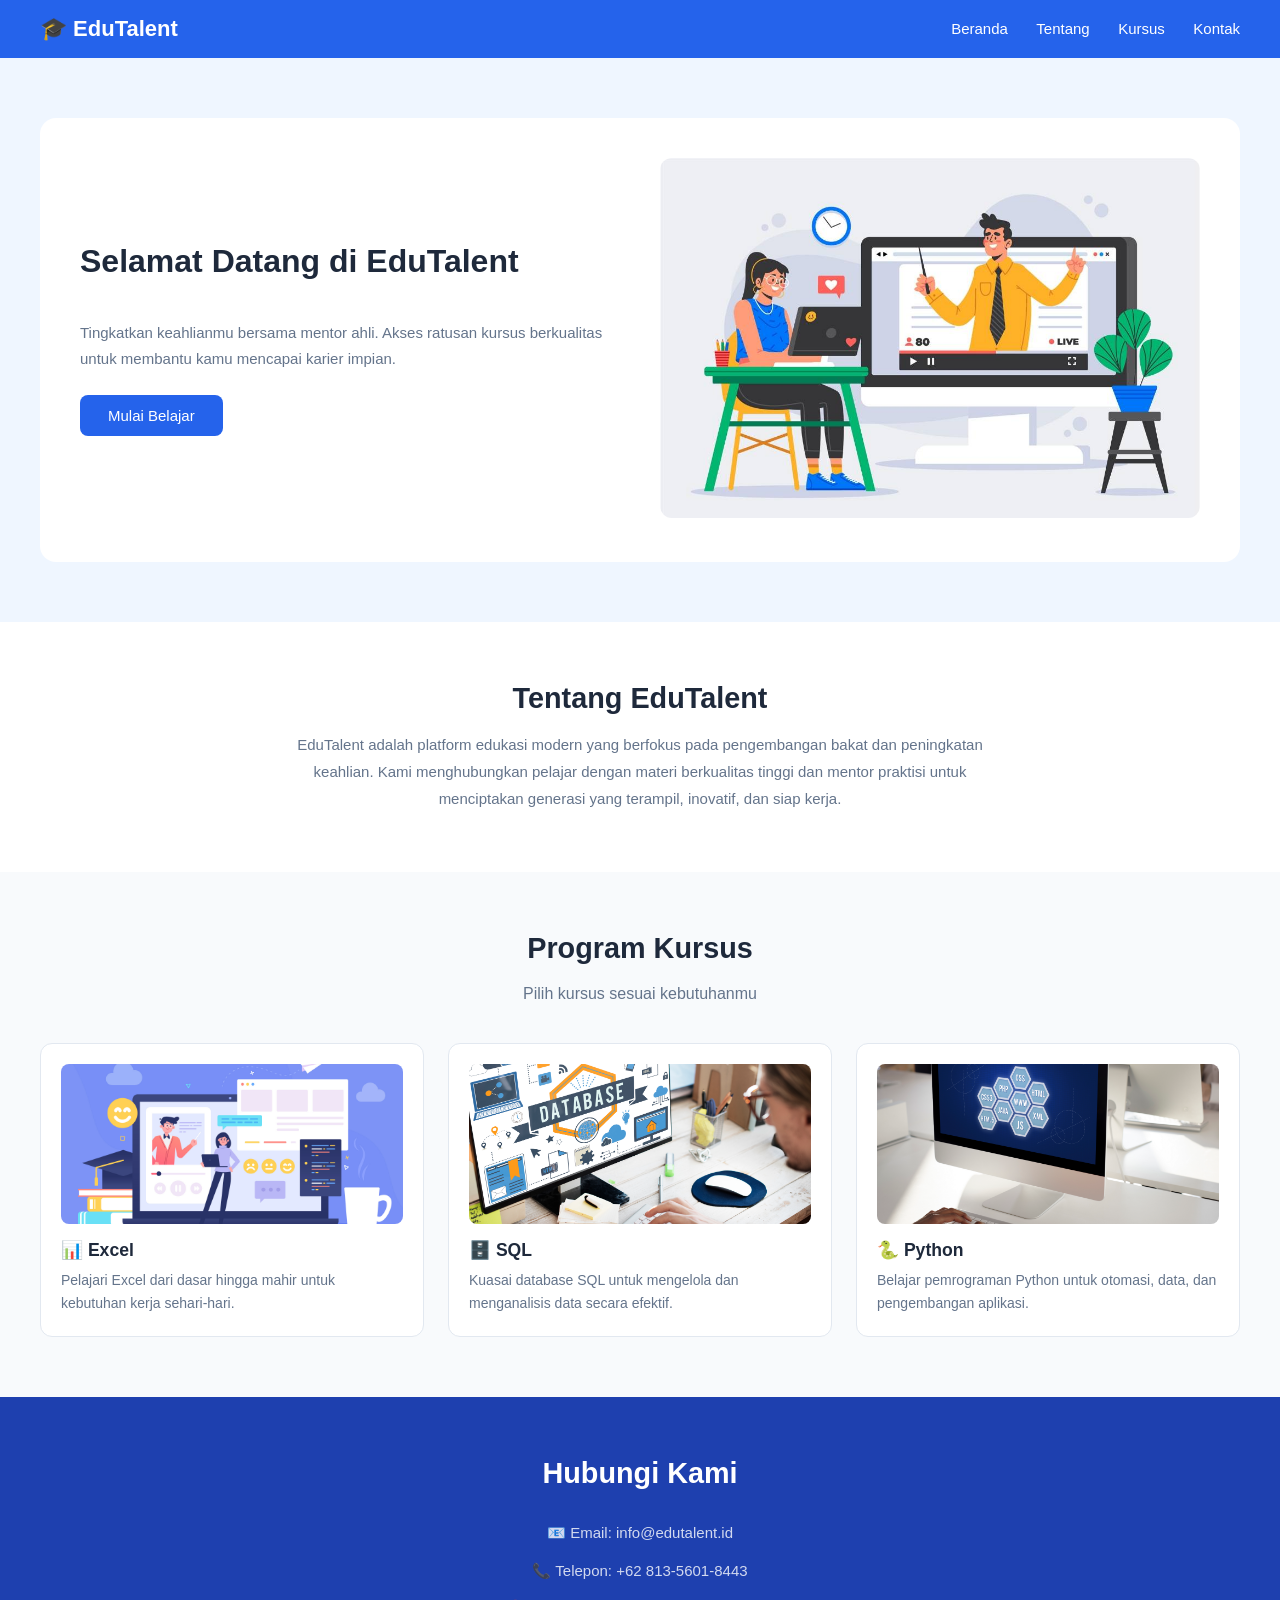
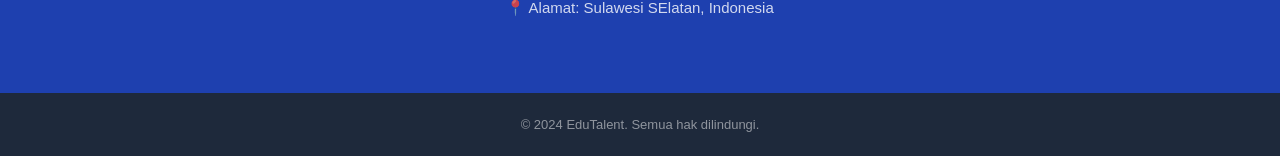
<file: index.html>
<!DOCTYPE html>
<html lang="id">
<head>
  <meta charset="UTF-8">
  <title>EduTalent Rahyani Kecil</title>
  <link rel="stylesheet" href="css/style1.css"">
</head>
<body>

  <!-- ======= NAVBAR ======= -->
  <header class="navbar">        <!-- BUKA header -->
    <div class="nav-container">  <!-- BUKA div -->

      <h1 class="logo">🎓 EduTalent</h1>

    <nav>
  <a href="#beranda">Beranda</a>
  <a href="#tentang">Tentang</a>
  <a href="#kursus">Kursus</a>
  <a href="#kontak">Kontak</a>
</nav>

    </div>                       <!-- TUTUP div -->
  </header>                      <!-- TUTUP header -->


  <!-- ======= HERO ======= -->
  <section class="hero" id="beranda">    <!-- BUKA hero -->
    <div class="hero-container"> <!-- BUKA div -->

      <div class="hero-teks">    <!-- BUKA teks -->
        <h2>Selamat Datang di EduTalent</h2>
        <p>Tingkatkan keahlianmu bersama mentor ahli. 
        Akses ratusan kursus berkualitas untuk membantu 
        kamu mencapai karier impian.</p>
        <button>Mulai Belajar</button>
      </div>                     <!-- TUTUP teks -->

      <div class="hero-gambar">  <!-- BUKA gambar -->
        <img src="e-learning.jpg" alt="gambar elearning">
      </div>                     <!-- TUTUP gambar -->

    </div>                       <!-- TUTUP div -->
  </section>                     <!-- TUTUP hero -->


  <!-- ======= TENTANG ======= -->
  <section class="tentang" id="tentang">          <!-- BUKA tentang -->
    <div class="tentang-container">  <!-- BUKA div -->

      <h2>Tentang EduTalent</h2>
      <p>EduTalent adalah platform edukasi modern yang 
      berfokus pada pengembangan bakat dan peningkatan 
      keahlian. Kami menghubungkan pelajar dengan materi berkualitas tinggi dan mentor praktisi 
      untuk menciptakan generasi yang terampil, inovatif, dan siap kerja.</p>

    </div>                           <!-- TUTUP div -->
  </section>                         <!-- TUTUP tentang -->

  <!-- ======= KURSUS ======= -->
<section class="kursus" id="kursus">           <!-- BUKA kursus -->
  <div class="kursus-container">   <!-- BUKA div -->

    <h2>Program Kursus</h2>
    <p>Pilih kursus sesuai kebutuhanmu</p>

    <div class="kursus-grid">      <!-- BUKA grid — wadah 3 kotak -->

      <!-- Kotak 1 -->
      <div class="kursus-card">  
        <a href="https://myskill.id/bootcamp/microsoft-excel">
            <img src="excell.jpg" alt="Belajar Excell"></a>
          <!-- BUKA card -->
        <h3>📊 Excel</h3>
        <p>Pelajari Excel dari dasar hingga mahir untuk kebutuhan kerja sehari-hari.</p>
      </div>                       <!-- TUTUP card -->

      <!-- Kotak 2 -->
      <div class="kursus-card">
        <a href="https://alison.com/course/sql-for-beginners">
            <img src="sql.jpg" alt="belajar SQL"> </a>
        <h3>🗄️ SQL</h3>
        <p>Kuasai database SQL untuk mengelola dan menganalisis data secara efektif.</p>
      </div>

      <!-- Kotak 3 -->
      <div class="kursus-card">
        <a href="https://www.dumetschool.com/kursus-python">
            <img src="Python.jpg" alt="belajar python"> </a>
        <h3>🐍 Python</h3>
        <p>Belajar pemrograman Python untuk otomasi, data, dan pengembangan aplikasi.</p>
      </div>

    </div>                         <!-- TUTUP grid -->

  </div>                           <!-- TUTUP div -->
</section>                         <!-- TUTUP kursus -->

<section class="kontak" id="kontak">
  <div class="kontak-container">

    <h2>Hubungi Kami</h2>
    <p>📧 Email: info@edutalent.id</p>
    <p>📞 Telepon: +62 813-5601-8443</p>
    <p>📍 Alamat: Sulawesi SElatan, Indonesia</p>

  </div>
</section>

<footer class="footer">
  <div class="footer-container">
    <p>© 2024 EduTalent. Semua hak dilindungi.</p>
  </div>
</footer>

  </div>
</footer>

</body>
</html>
</file>
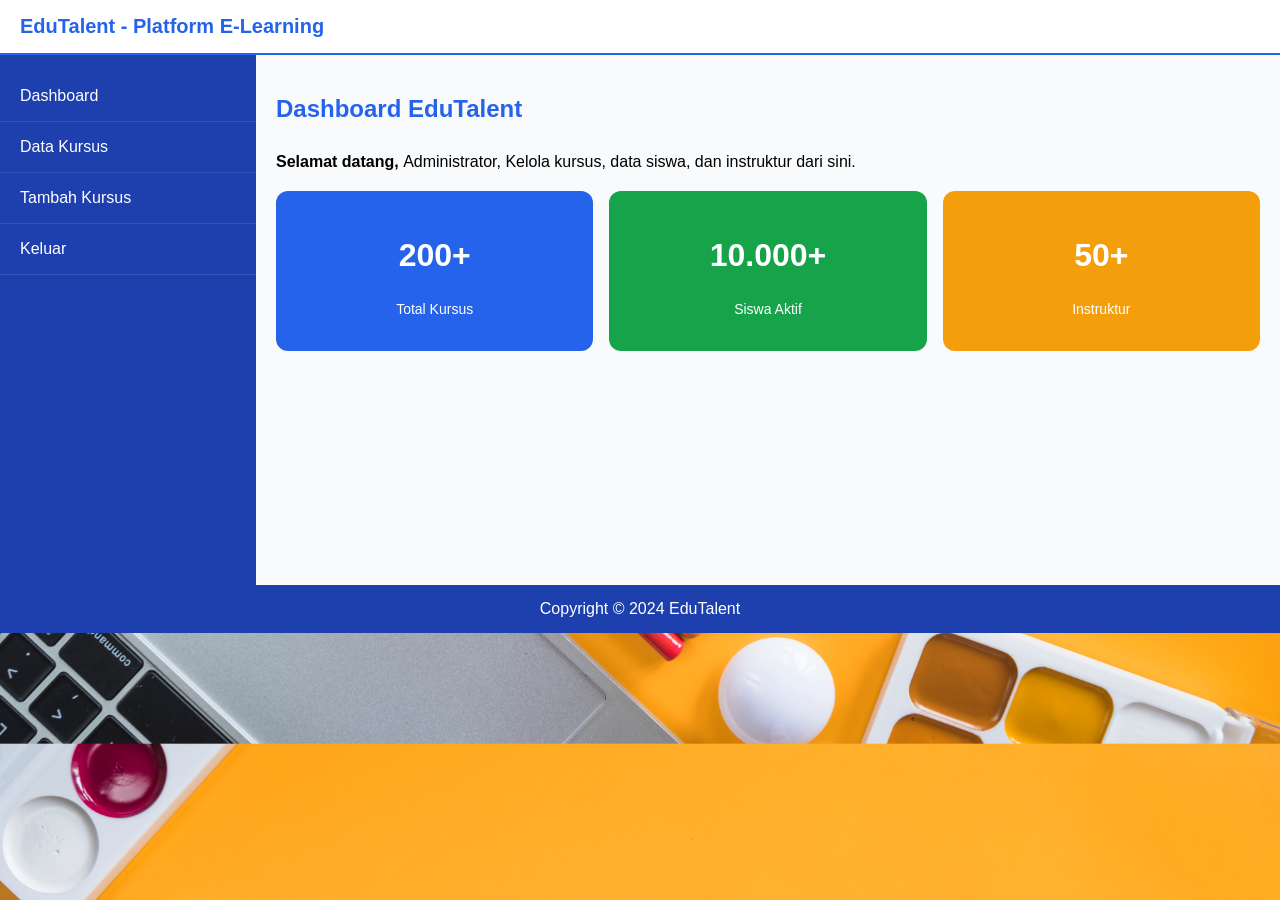
<file: dashboard.html>
<!DOCTYPE html>
<html>
<head>
  <title>Dashboard EduTalent</title>
  <meta charset="UTF-8">
  <link rel="stylesheet" href="css/style.css">
</head>
<body>

  <header>EduTalent - Platform E-Learning</header>

  <div class="container">

    <aside>
      <ul class="menu">
        <li><a href="dashboard.html">Dashboard</a></li>
        <li><a href="tabel.html">Data Kursus</a></li>
        <li><a href="form.html">Tambah Kursus</a></li>
        <li><a href="login.html">Keluar</a></li>
      </ul>
    </aside>

    <section class="main">

  <h2 class="judul">Dashboard EduTalent</h2>
  <p><strong>Selamat datang, </strong>Administrator,  Kelola kursus, data siswa, dan instruktur dari sini. </p>

  <div class="statistik">

    <div class="stat-box biru">
      <h2>200+</h2>
      <p>Total Kursus</p>
    </div>

    <div class="stat-box hijau">
      <h2>10.000+</h2>
      <p>Siswa Aktif</p>
    </div>

    <div class="stat-box kuning">
      <h2>50+</h2>
      <p>Instruktur</p>
    </div>

  </div>

</section>

  </div>

  <footer>Copyright &copy; 2024 EduTalent</footer>

</body>
</html>
</file>
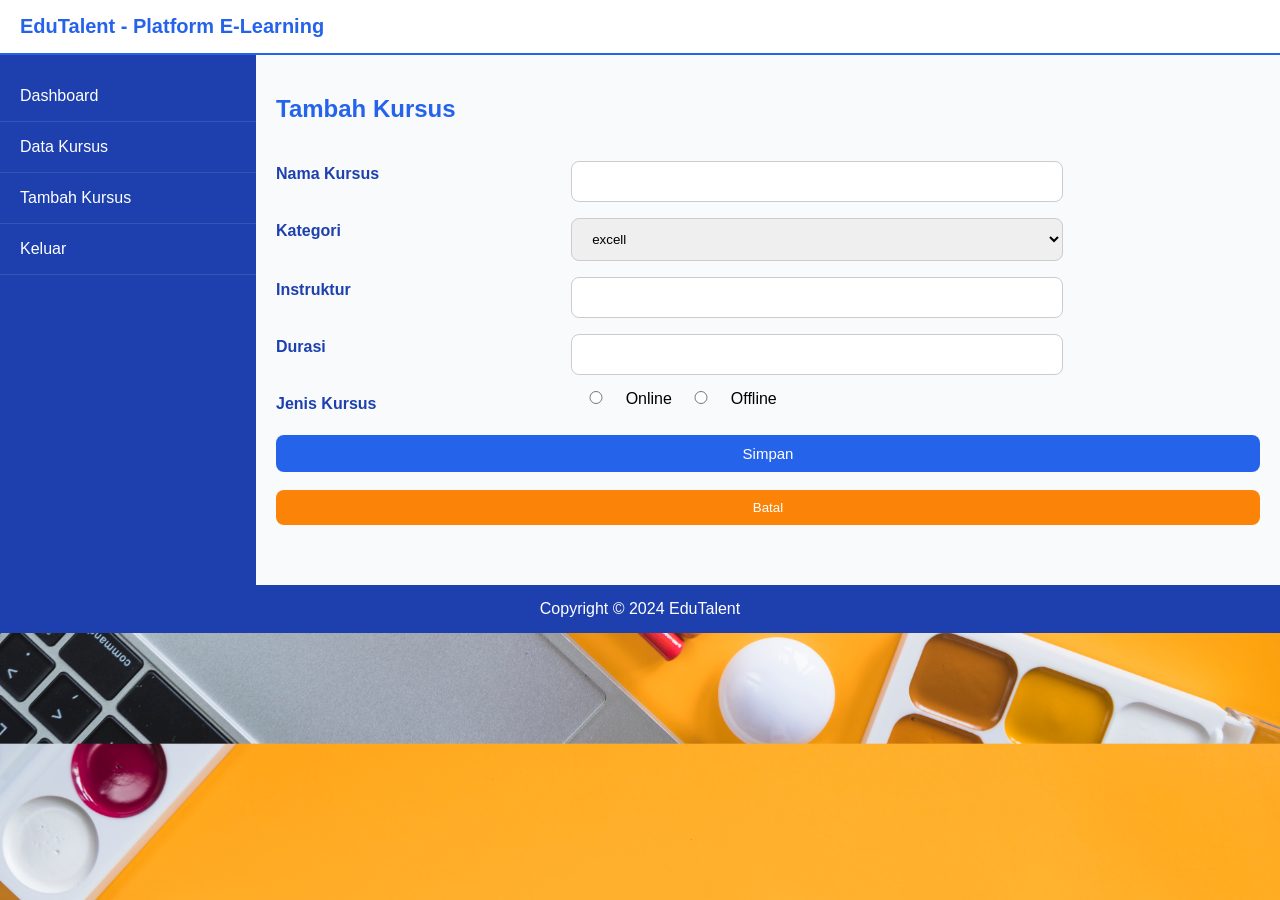
<file: form.html>
<!DOCTYPE html>
<html>
<head>
  <title>Tambah Kursus</title>
  <meta charset="UTF-8">
  <link rel="stylesheet" href="css/style.css">
</head>
<body>

  <header>EduTalent - Platform E-Learning</header>

  <div class="container">

    <aside>
      <ul class="menu">
        <li><a href="dashboard.html">Dashboard</a></li>
        <li><a href="tabel.html">Data Kursus</a></li>
        <li><a href="form.html">Tambah Kursus</a></li>
        <li><a href="login.html">Keluar</a></li>
      </ul>
    </aside>

    <section class="main">
      <h2 class="judul">Tambah Kursus</h2>

      <form>
        <div class="form-group">
          <label>Nama Kursus</label>
          <div class="input"><input type="text"></div>
        </div>
        <div class="form-group">
          <label>Kategori</label>
          <div class="input">
            <select>
              <option>excell</option>
              <option>sql</option>
              <option>python</option>
              <option>Produktivitas</option>
            </select>
          </div>
        </div>
        <div class="form-group">
          <label>Instruktur</label>
          <div class="input"><input type="text"></div>
        </div>
        <div class="form-group">
          <label>Durasi</label>
          <div class="input"><input type="text"></div>
        </div>
        <div class="form-group">
          <label>Jenis Kursus</label>
          <input type="radio" name="jenis" value="online"> Online
          <input type="radio" name="jenis" value="offline"> Offline
        </div>
        <div class="form-group">
          <input type="submit" value="Simpan" class="tombol simpan">
          <input type="reset" value="Batal" class="tombol reset">
        </div>
      </form>

    </section>

  </div>

  <footer>Copyright &copy; 2024 EduTalent</footer>

</body>
</html>
</file>
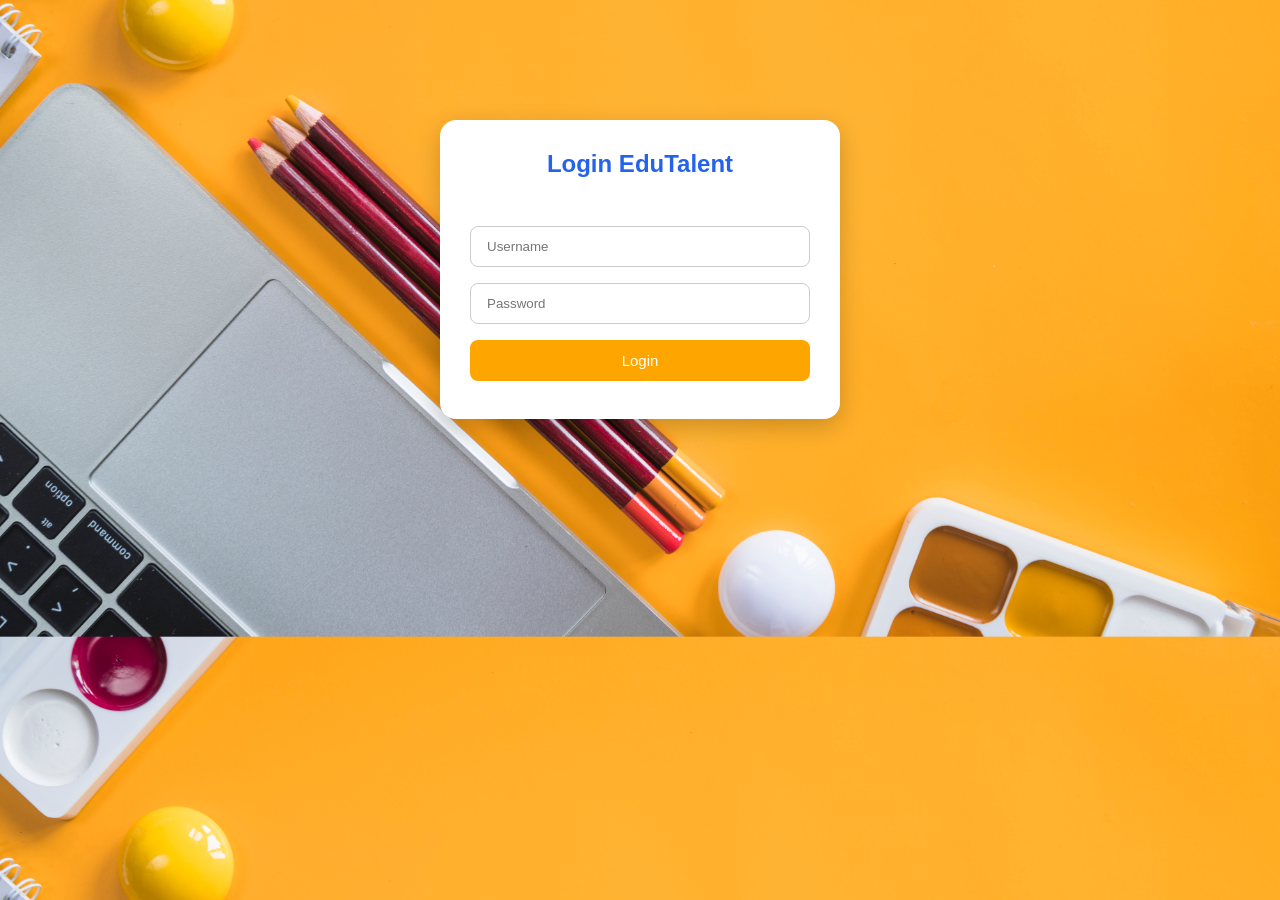
<file: login.html>
<!DOCTYPE html>
<html>
<head>
  <title>Login EduTalent</title>
  <meta charset="UTF-8">
  <link rel="stylesheet" href="css/style.css">
</head>
<body>

  <div class="container">
    <section class="login-box">

      <h2>Login EduTalent</h2>

      <input type="text" placeholder="Username">
      <input type="password" placeholder="Password">
      <input type="submit" value="Login">

    </section>
  </div>

</body>
</html>
</file>
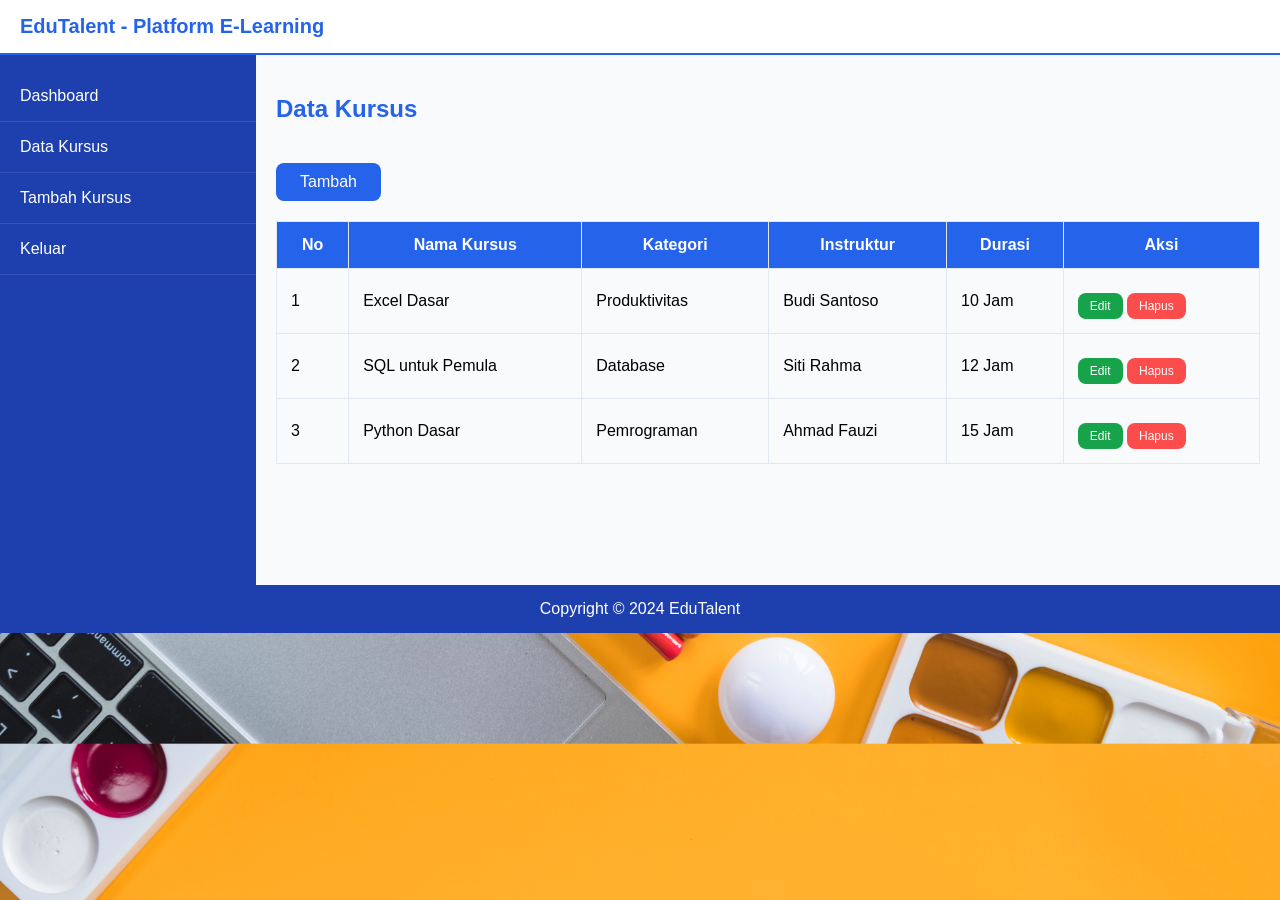
<file: tabel.html>
<!DOCTYPE html>
<html>
<head>
  <title>Data Kursus</title>
  <meta charset="UTF-8">
  <link rel="stylesheet" href="css/style.css">
</head>
<body>

  <header>EduTalent - Platform E-Learning</header>

  <div class="container">

    <aside>
      <ul class="menu">
        <li><a href="dashboard.html">Dashboard</a></li>
        <li><a href="tabel.html">Data Kursus</a></li>
        <li><a href="form.html">Tambah Kursus</a></li>
        <li><a href="login.html">Keluar</a></li>
      </ul>
    </aside>

    <section class="main">
      <h2 class="judul">Data Kursus</h2>
      <a class="tombol" href="form.html">Tambah</a>

      <table class="table">
        <thead>
          <tr>
            <th>No</th>
            <th>Nama Kursus</th>
            <th>Kategori</th>
            <th>Instruktur</th>
            <th>Durasi</th>
            <th>Aksi</th>
          </tr>
        </thead>
        <tbody>
          <tr>
            <td>1</td>
            <td>Excel Dasar</td>
            <td>Produktivitas</td>
            <td>Budi Santoso</td>
            <td>10 Jam</td>
            <td>
              <a class="tombol edit" href="#">Edit</a>
              <a class="tombol hapus" href="#">Hapus</a>
            </td>
          </tr>
          <tr>
            <td>2</td>
            <td>SQL untuk Pemula</td>
            <td>Database</td>
            <td>Siti Rahma</td>
            <td>12 Jam</td>
            <td>
              <a class="tombol edit" href="#">Edit</a>
              <a class="tombol hapus" href="#">Hapus</a>
            </td>
          </tr>
          <tr>
            <td>3</td>
            <td>Python Dasar</td>
            <td>Pemrograman</td>
            <td>Ahmad Fauzi</td>
            <td>15 Jam</td>
            <td>
              <a class="tombol edit" href="#">Edit</a>
              <a class="tombol hapus" href="#">Hapus</a>
            </td>
          </tr>
        </tbody>
      </table>

    </section>

  </div>

  <footer>Copyright &copy; 2024 EduTalent</footer>

</body>
</html>
</file>
<file: css/style1.css>
/* ================================
   EduTalent - style1.css
   CSS Landing Page
   ================================ */
/* Scroll halus saat klik navigasi */
html {
  scroll-behavior: smooth;
}
/* Menghapus jarak bawaan browser */
* {
  margin: 0;
  padding: 0;
  box-sizing: border-box;
}

/* Font seluruh halaman */
body {
  font-family: sans-serif;
}

/* ======= NAVBAR ======= */

/* Background biru navbar */
.navbar {
  background-color: #2563eb;
  padding: 16px 2rem;
}

/* Isi navbar sejajar kiri kanan */
.nav-container {
  max-width: 1200px;
  margin: 0 auto;
  display: flex;
  justify-content: space-between; /* logo kiri menu kanan */
  align-items: center;
}

/* Styling logo */
.logo {
  color: white;
  font-size: 22px;
}

/* Styling link menu */
nav a {
  color: white;
  text-decoration: none; /* hilangkan garis bawah */
  margin-left: 24px;
  font-size: 15px;
}

/* Efek hover menu */
nav a:hover {
  color: #fbbf24; /* kuning */
}

/* ======= HERO ======= */

/* Background hero biru muda */
.hero {
  background-color: #eff6ff;
  padding: 60px 2rem;
}

/* Teks kiri dan gambar kanan sejajar */
.hero-container {
  max-width: 1200px;
  margin: 0 auto;
  display: flex;
  align-items: center;
  gap: 40px;
  background-color: white;
  padding: 40px;
  border-radius: 16px;
}

/* Teks ambil separuh ruang */
.hero-teks {
  flex: 1;
}

/* Judul hero */
.hero-teks h2 {
  font-size: 2rem;
  color: #1e293b;
  margin-bottom: 40px;
}

/* Paragraf hero */
.hero-teks p {
  font-size: 15px;
  color: #64748b;
  line-height: 1.7;
  margin-bottom: 24px;
}

/* Tombol hero */
.hero-teks button {
  background-color: #2563eb;
  color: white;
  border: none;
  padding: 12px 28px;
  border-radius: 8px;
  font-size: 15px;
  cursor: pointer;
}

/* Efek hover tombol */
.hero-teks button:hover {
  background-color: burlywood;
}

/* Gambar ambil separuh ruang */
.hero-gambar {
  flex: 1;
}

/* Gambar penuh dan melengkung */
.hero-gambar img {
  width: 100%;
  border-radius: 12px;
}

/* ======= TENTANG ======= */

/* Background putih */
.tentang {
  background-color: #ffffff;
  padding: 60px 2rem;
}

/* Tengahkan isi */
.tentang-container {
  max-width: 1200px;
  margin: 0 auto;
  text-align: center;
}

/* Judul tentang */
.tentang-container h2 {
  font-size: 1.8rem;
  color: #1e293b;
  margin-bottom: 16px;
}

/* Paragraf tentang */
.tentang-container p {
  font-size: 15px;
  color: #64748b;
  line-height: 1.8;
  max-width: 700px;
  margin: 0 auto;
}

/* ======= KURSUS ======= */

/* Background abu muda */
.kursus {
  background-color: #f8fafc;
  padding: 60px 2rem;
}

/* Tengahkan isi */
.kursus-container {
  max-width: 1200px;
  margin: 0 auto;
  text-align: center;
}

/* Judul kursus */
.kursus-container h2 {
  font-size: 1.8rem;
  color: #1e293b;
  margin-bottom: 20px;
}

/* Subjudul kursus */
.kursus-container > p {
  color: #64748b;
  margin-bottom: 40px;
}

/* 3 kotak sejajar */
.kursus-grid {
  display: grid;
  grid-template-columns: repeat(3, 1fr); /* 3 kolom sama rata */
  gap: 24px;
}

/* Tiap kotak kursus */
.kursus-card {
  background-color: white;
  border: 1px solid #e2e8f0;
  border-radius: 12px;
  padding: 20px;
  text-align: left;
}



/* Gambar di dalam card */
.kursus-card img {
  width: 100%;          /* lebar penuh */
  height: 160px;
  object-fit: cover;    /* tidak gepeng */
  border-radius: 8px;
  margin-bottom: 12px;
}

/* Link di dalam card */
.kursus-card a {
  text-decoration: none;
  color: #2563eb;
  font-weight: 600;
  font-size: 13px;
}

/* Judul card */
.kursus-card h3 {
  font-size: 1.1rem;
  color: #1e293b;
  margin-bottom: 8px;
}

/* Paragraf card */
.kursus-card p {
  font-size: 14px;
  color: #64748b;
  line-height: 1.7;
}

/* ======= KONTAK ======= */

/* Background biru gelap */
.kontak {
  background-color: #1e40af;
  padding: 60px 2rem;
}

/* Tengahkan isi */
.kontak-container {
  max-width: 1200px;
  margin: 0 auto;
  text-align: center;
}

/* Judul kontak putih */
.kontak-container h2 {
  font-size: 1.8rem;
  color: white;
  margin-bottom: 30px;
}

/* Paragraf kontak */
.kontak-container p {
  font-size: 15px;
  color: rgba(255,255,255,0.8); /* putih transparan */
  margin-bottom: 12px;
  line-height: 1.7;
}

/* ======= FOOTER ======= */

/* Background hitam kebiruan */
.footer {
  background-color: #1e293b;
  padding: 24px 2rem;
}

/* Tengahkan isi footer */
.footer-container {
  max-width: 1200px;
  margin: 0 auto;
  text-align: center;
}

/* Tulisan copyright */
.footer-container p {
  color: rgba(255,255,255,0.5); /* putih transparan */
  font-size: 13px;
}
</file>
<file: css/style.css>
/* Reset */
* { box-sizing: border-box; }

body {
  font-family: Arial, sans-serif;
  margin: 0;
  /* background gambar + warna gelap di atasnya */
  background: linear-gradient(135deg, #1e40af, #2563eb);
  background-image: url('../bacground_login.jpg');
   background-size: cover;     /* gambar memenuhi layar */
  background-position: center; /* gambar di tengah */
}

/* ===== LOGIN ===== */
.container {
  display: flex;
  justify-content: center;
}

.login-box {
  margin-top: 120px;
  flex-basis: 400px;
  background: white;
  padding: 30px;
  border-radius: 16px; /* sudut melengkung */
  box-shadow: 0 8px 24px rgba(0,0,0,0.2); /* bayangan */
}

.login-box h2 {
  
  color: #2563eb;
  text-align: center;
  padding-bottom: 20px;
  margin: 0 0 20px;
}

input, select {
  width: 100%;
  padding: 12px 16px;
  margin: 8px 0;
  border: 1px solid #ccc;
  border-radius: 8px; /* input melengkung */
}

input[type=submit] {
  background: orange;
  border: none;
  color: white;
  cursor: pointer;
  border-radius: 8px;
  font-size: 15px;
}

input[type=submit]:hover {
  background:#2563eb;
}

/* ===== HEADER ===== */
header {
  background: white; /* putih */
  color: #2563eb;    /* tulisan biru */
  padding: 15px 20px;
  font-size: 20px;
  font-weight: bold;
  border-bottom: 2px solid #2563eb;
}

/* ===== LAYOUT ===== */
.container {
  display: flex;
}

aside {
  flex: 20%;
  background: #1e40af; /* biru gelap */
}

section.main {
  flex: 80%;
  background: #f8fafc;
  min-height: 530px;
  padding: 20px;
}

footer {
  background: #1e40af;
  color: white;
  padding: 15px;
  text-align: center;
}

/* ===== MENU ===== */
.menu { padding: 0; }

.menu li {
  border-bottom: 1px solid rgba(255,255,255,0.1);
  list-style: none;
}

.menu a {
  display: block;
  padding: 16px 20px;
  color: white;
  text-decoration: none;
}

.menu a:hover {
  background: #2563eb;
  padding-left: 28px; /* geser kanan saat hover */
}

/* ===== TABEL ===== */
.judul {
  color: #2563eb;
  padding-bottom: 10px;
}

.table {
  width: 100%;
  margin-top: 20px;
  border-collapse: collapse;
}

.table th, .table td {
  border: 1px solid #e2e8f0;
  padding: 14px;
}

.table th {
  background: #2563eb;
  color: white; /* header tabel biru */
}

.table tr:hover {
  background: #eff6ff; /* baris berubah saat hover */
}

/* ===== TOMBOL ===== */
.tombol {
  display: inline-block;
  padding: 10px 24px;
  color: white;
  text-decoration: none;
  background: #2563eb;
  border-radius: 8px;
  cursor: pointer;
  border: none;
  margin-top: 10px;
}

.tombol.edit { background: #16a34a; } /* hijau */
.tombol.hapus { background: #fc4c4c; } /* merah */
.tombol.edit, .tombol.hapus {
  padding: 6px 12px;
  font-size: 12px;
}

/* ===== FORM ===== */
.form-group { clear: both; margin-bottom: 8px; }

.form-group label {
  display: block;
  padding: 12px 0;
  float: left;
  width: 30%;
  font-weight: bold;
  color: #1e40af;
}

.form-group .input {
  display: block;
  width: 50%;
  float: left;
}

input[type=radio] { width: 50px; }

.tombol.simpan { background: #2563eb; }
.tombol.reset { background: #fb8307; }


@media (max-width: 700px) {
  .container { flex-direction: column; }
  .form-group label, .form-group .input { width: 100%; }
}

/* ===== DASHBOARD ===== */

/* Wadah 3 kotak statistik */
.statistik {
  display: flex;
  gap: 16px;
  margin-top: 20px;
}

/* Tiap kotak statistik */
.stat-box {
  flex: 1;
  padding: 20px;
  border-radius: 12px;
  text-align: center;
  color: white;
}

/* Angka besar */
.stat-box h2 { font-size: 2rem; }

/* Tulisan kecil bawah */
.stat-box p  { font-size: 14px; }

/* Warna tiap kotak */
.biru   { background: #2563eb; } /* biru */
.hijau  { background: #16a34a; } /* hijau */
.kuning { background: #f59e0b; } /* kuning */
</file>
